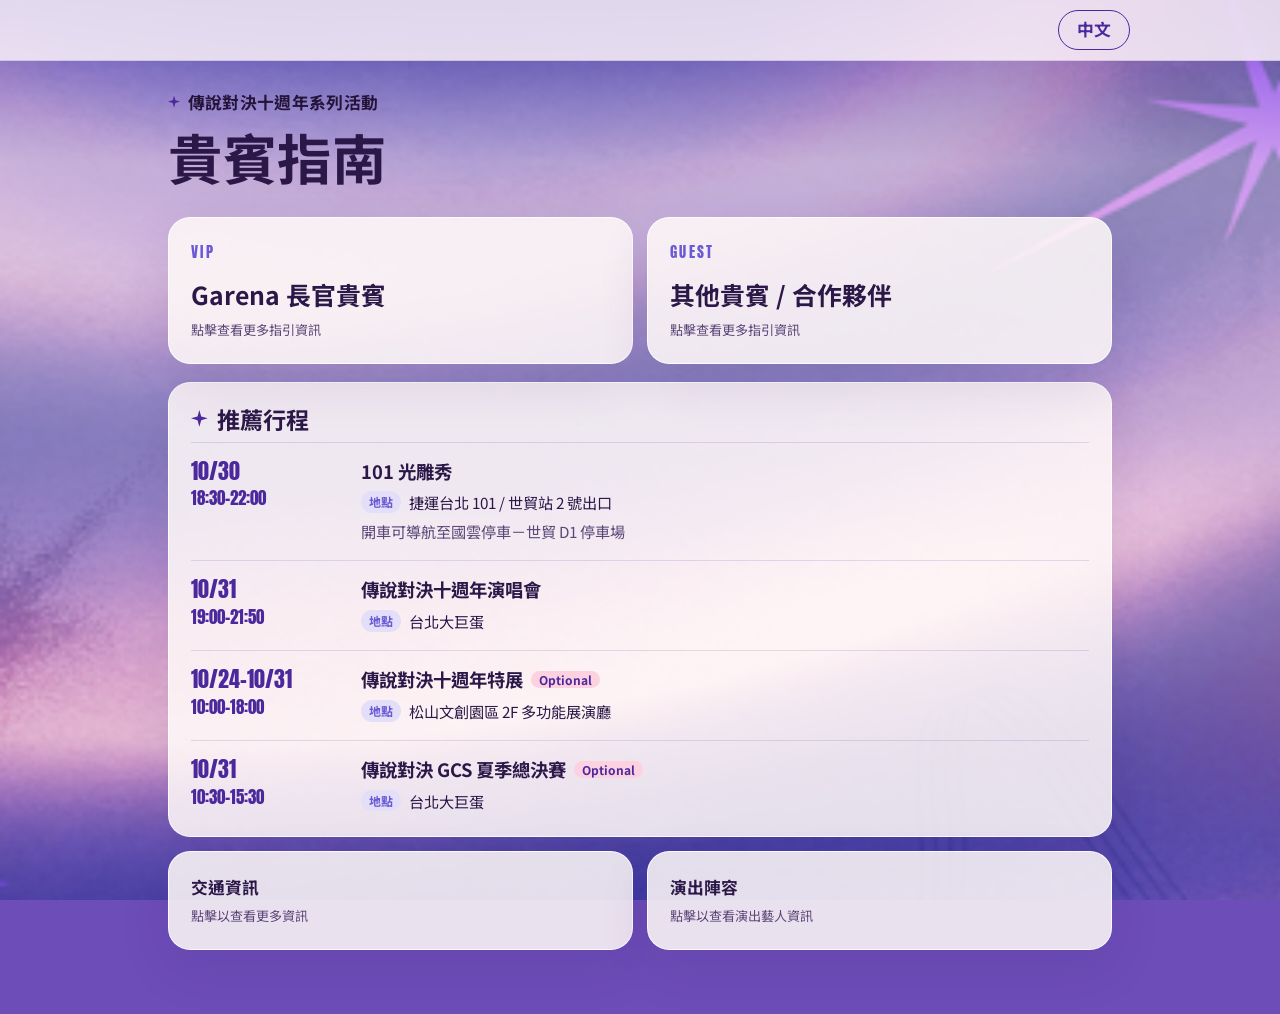
<file: site/index.html>
<!DOCTYPE html>
<html lang="zh-Hant">
<head>
  <meta charset="utf-8">
  <meta name="viewport" content="width=device-width, initial-scale=1, viewport-fit=cover">
  <meta name="theme-color" content="#4b289c">
  <title>AOV 10th Event | VIP Guide</title>
  <link rel="icon" href="favicon.png" type="image/png">
  <link rel="preconnect" href="https://fonts.googleapis.com">
  <link rel="preconnect" href="https://fonts.gstatic.com" crossorigin>
  <link href="https://fonts.googleapis.com/css2?family=Anton&family=Noto+Sans+TC:wght@400;500;700&display=swap" rel="stylesheet">
  <link rel="stylesheet" href="css/style.css">
</head>
<body data-page="home">
  <div class="aurora" aria-hidden="true"></div>
  <header class="bar" id="bar"></header>
  <main id="main"></main>
  <dialog id="lightbox">
    <button type="button" id="lightbox-close">關閉</button>
    <img id="lightbox-img" alt="">
    <p id="lightbox-cap"></p>
  </dialog>
  <script src="js/content.js"></script>
  <script src="js/main.js"></script>
</body>
</html>
</file>
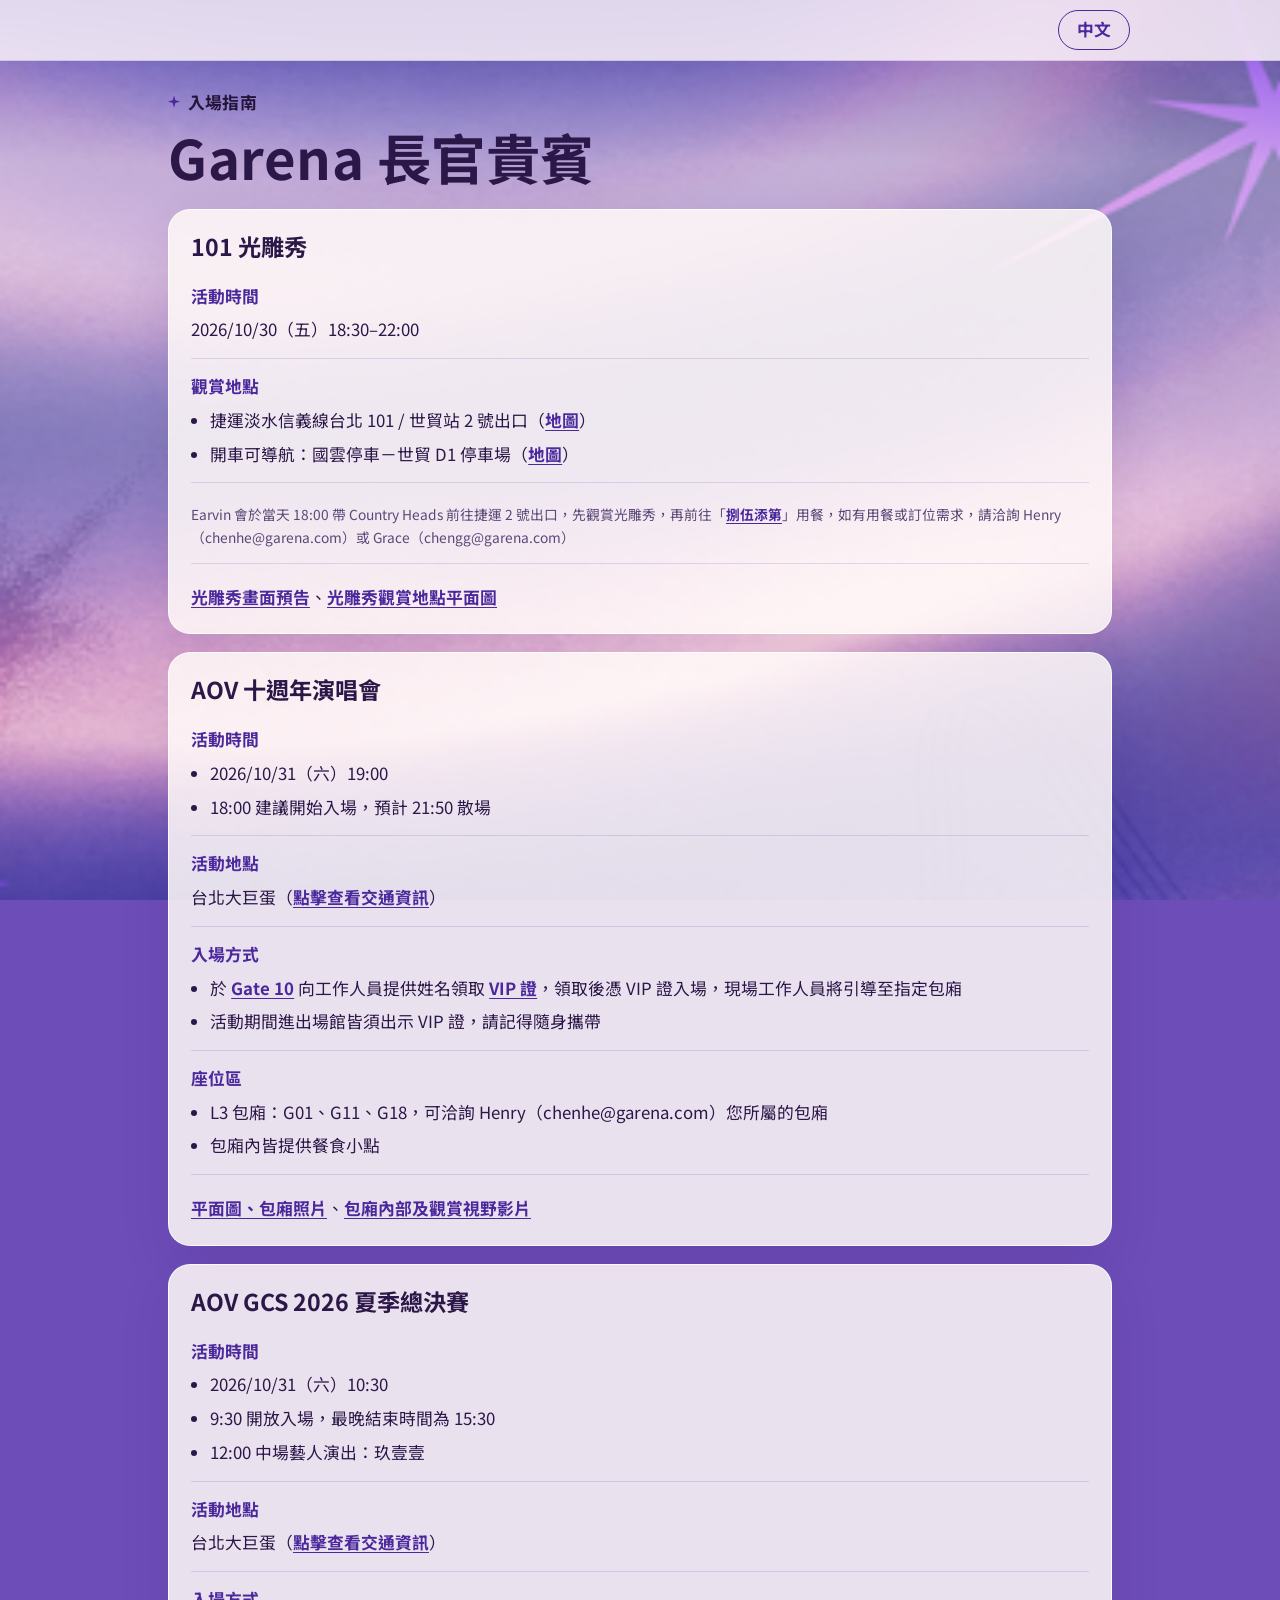
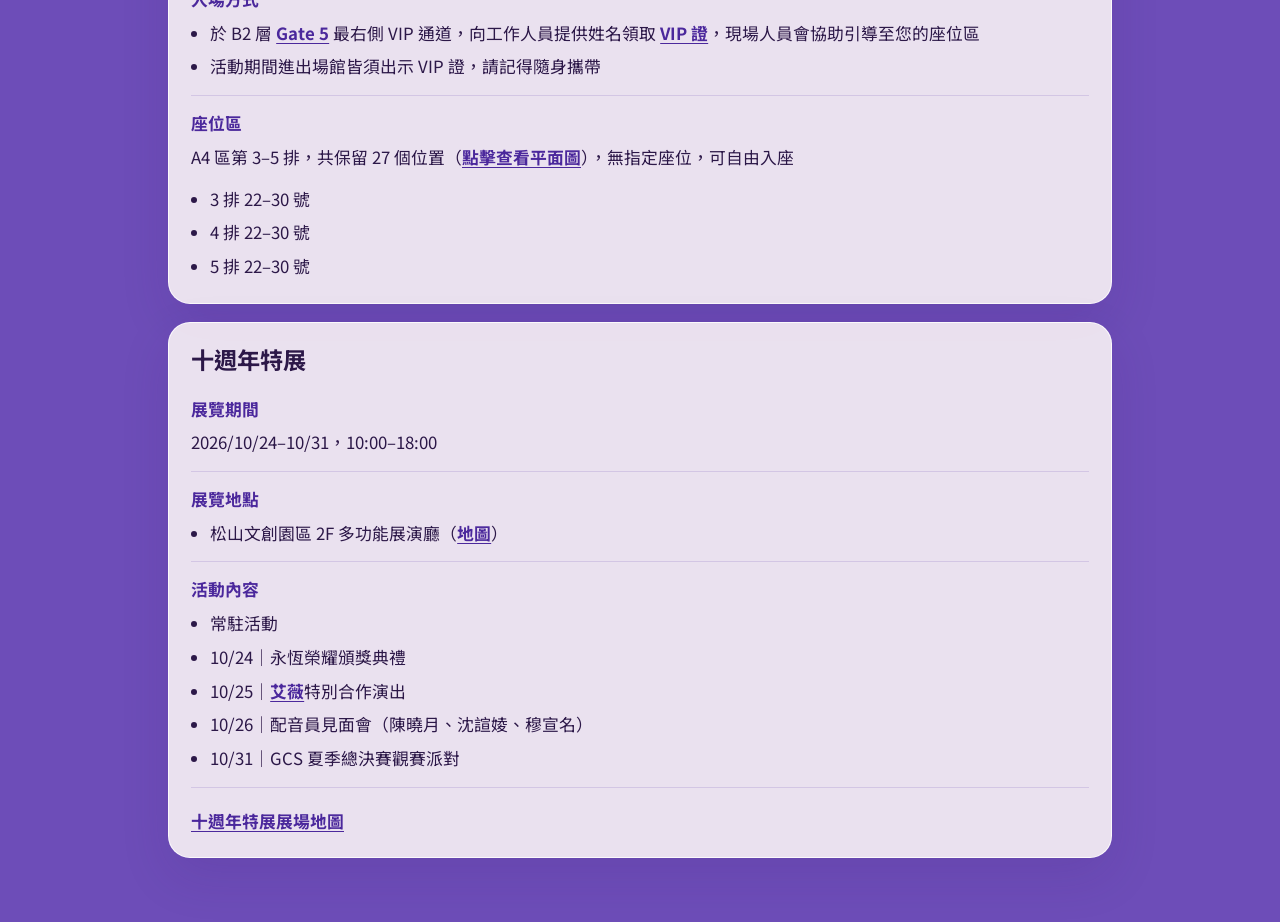
<file: site/garena.html>
<!DOCTYPE html>
<html lang="zh-Hant">
<head>
  <meta charset="utf-8">
  <meta name="viewport" content="width=device-width, initial-scale=1, viewport-fit=cover">
  <meta name="description" content="Garena 長官貴賓的賽事與演唱會入場指引">
  <meta name="theme-color" content="#4b289c">
  <title>AOV 10th Event | VIP Guide</title>
  <link rel="icon" href="favicon.png" type="image/png">
  <link rel="preconnect" href="https://fonts.googleapis.com">
  <link rel="preconnect" href="https://fonts.gstatic.com" crossorigin>
  <link href="https://fonts.googleapis.com/css2?family=Anton&family=Noto+Sans+TC:wght@400;500;700&display=swap" rel="stylesheet">
  <link rel="stylesheet" href="css/style.css">
</head>
<body data-page="garena">
  <div class="aurora" aria-hidden="true"></div>
  <header class="bar" id="bar"></header>
  <main id="main"></main>
  <dialog id="lightbox">
    <button type="button" id="lightbox-close">關閉</button>
    <img id="lightbox-img" alt="">
    <p id="lightbox-cap"></p>
  </dialog>
  <script src="js/content.js"></script>
  <script src="js/main.js"></script>
</body>
</html>
</file>
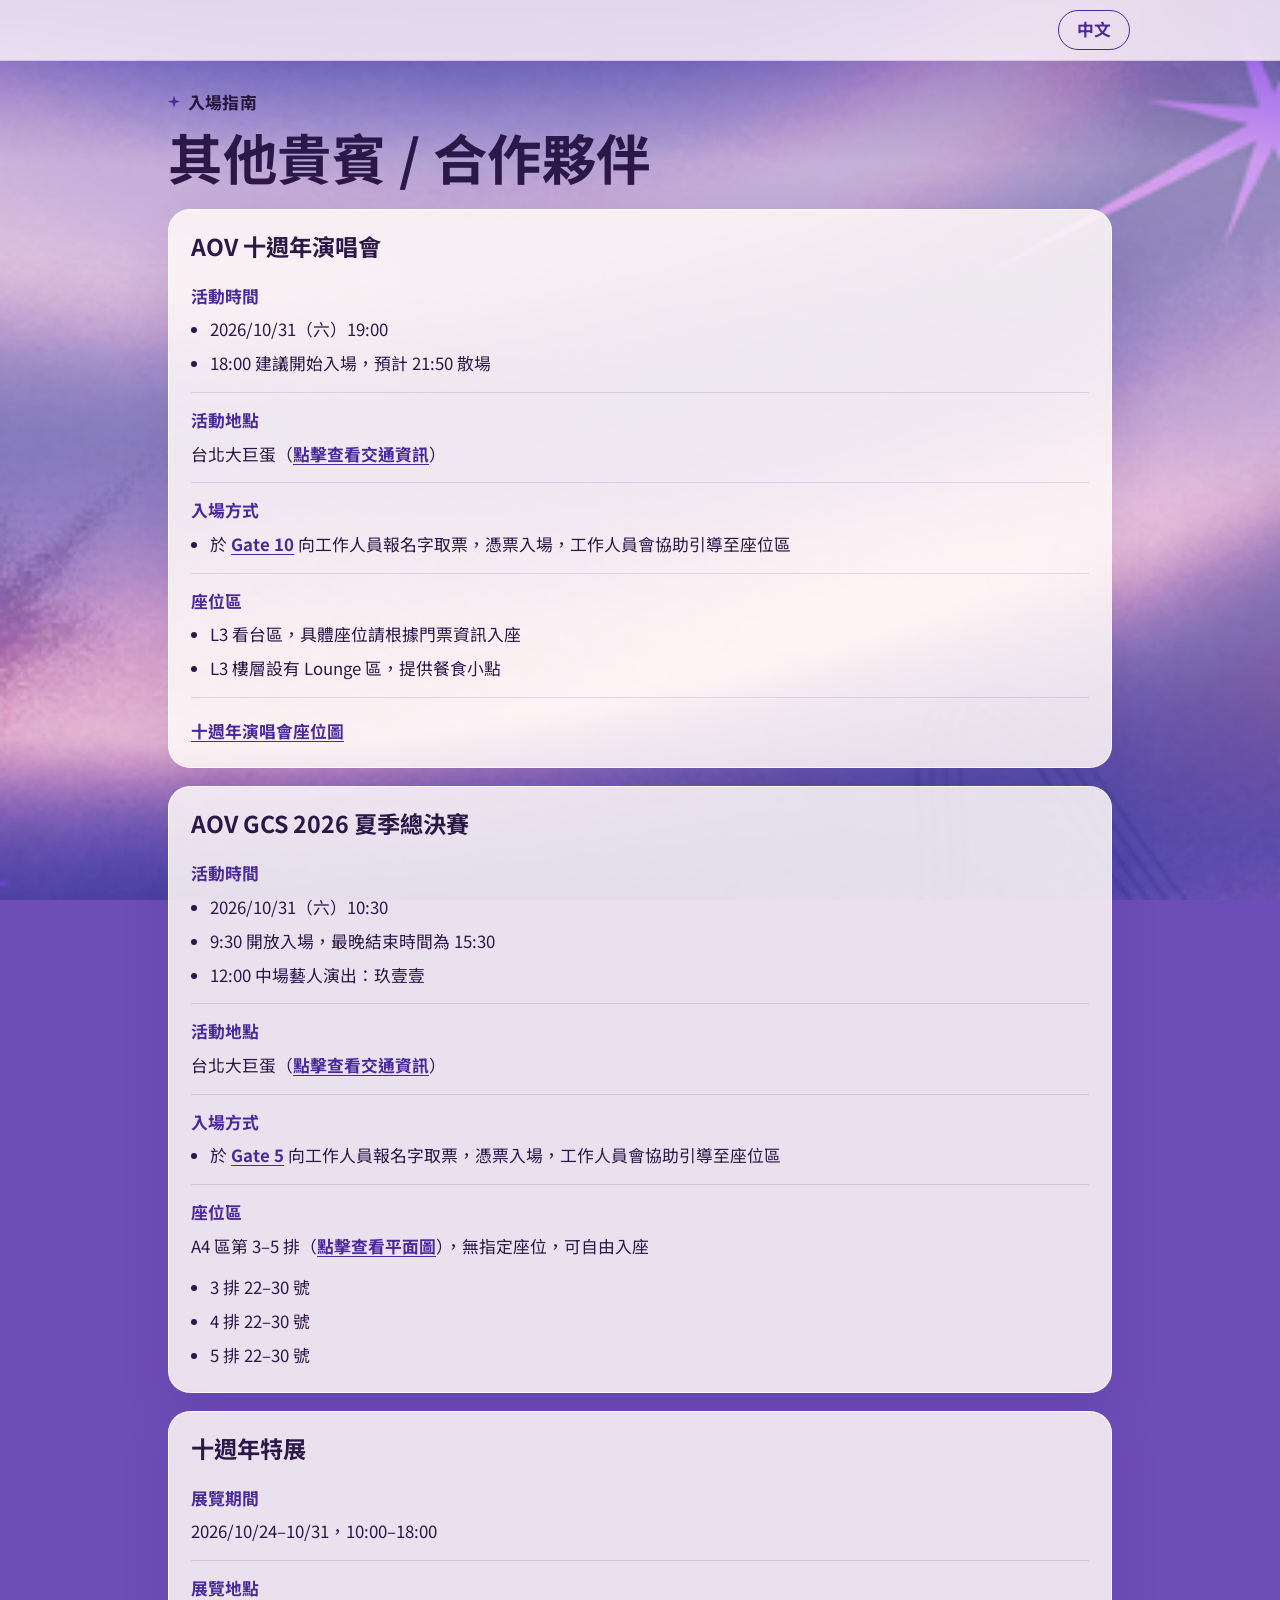
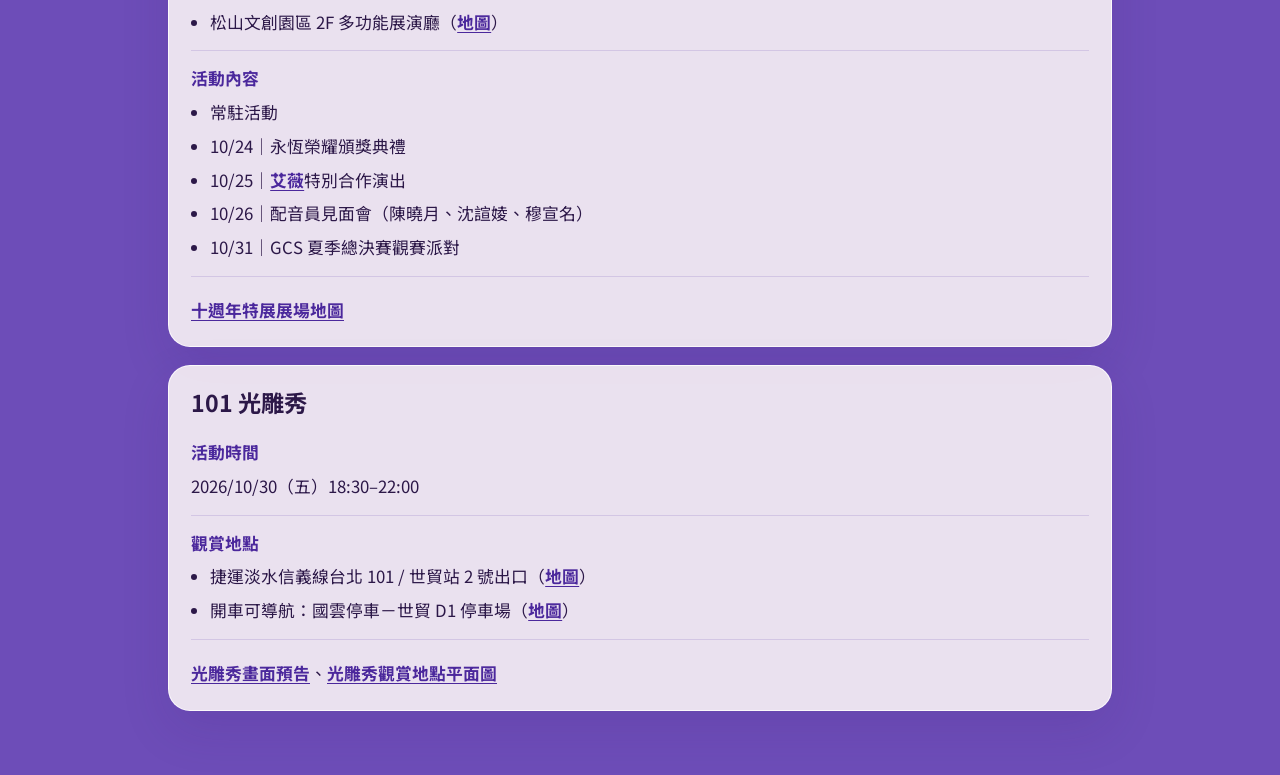
<file: site/guests.html>
<!DOCTYPE html>
<html lang="zh-Hant">
<head>
  <meta charset="utf-8">
  <meta name="viewport" content="width=device-width, initial-scale=1, viewport-fit=cover">
  <meta name="description" content="外部貴賓的賽事與演唱會入場指引">
  <meta name="theme-color" content="#4b289c">
  <title>AOV 10th Event | VIP Guide</title>
  <link rel="icon" href="favicon.png" type="image/png">
  <link rel="preconnect" href="https://fonts.googleapis.com">
  <link rel="preconnect" href="https://fonts.gstatic.com" crossorigin>
  <link href="https://fonts.googleapis.com/css2?family=Anton&family=Noto+Sans+TC:wght@400;500;700&display=swap" rel="stylesheet">
  <link rel="stylesheet" href="css/style.css">
</head>
<body data-page="guests">
  <div class="aurora" aria-hidden="true"></div>
  <header class="bar" id="bar"></header>
  <main id="main"></main>
  <dialog id="lightbox">
    <button type="button" id="lightbox-close">關閉</button>
    <img id="lightbox-img" alt="">
    <p id="lightbox-cap"></p>
  </dialog>
  <script src="js/content.js"></script>
  <script src="js/main.js"></script>
</body>
</html>
</file>
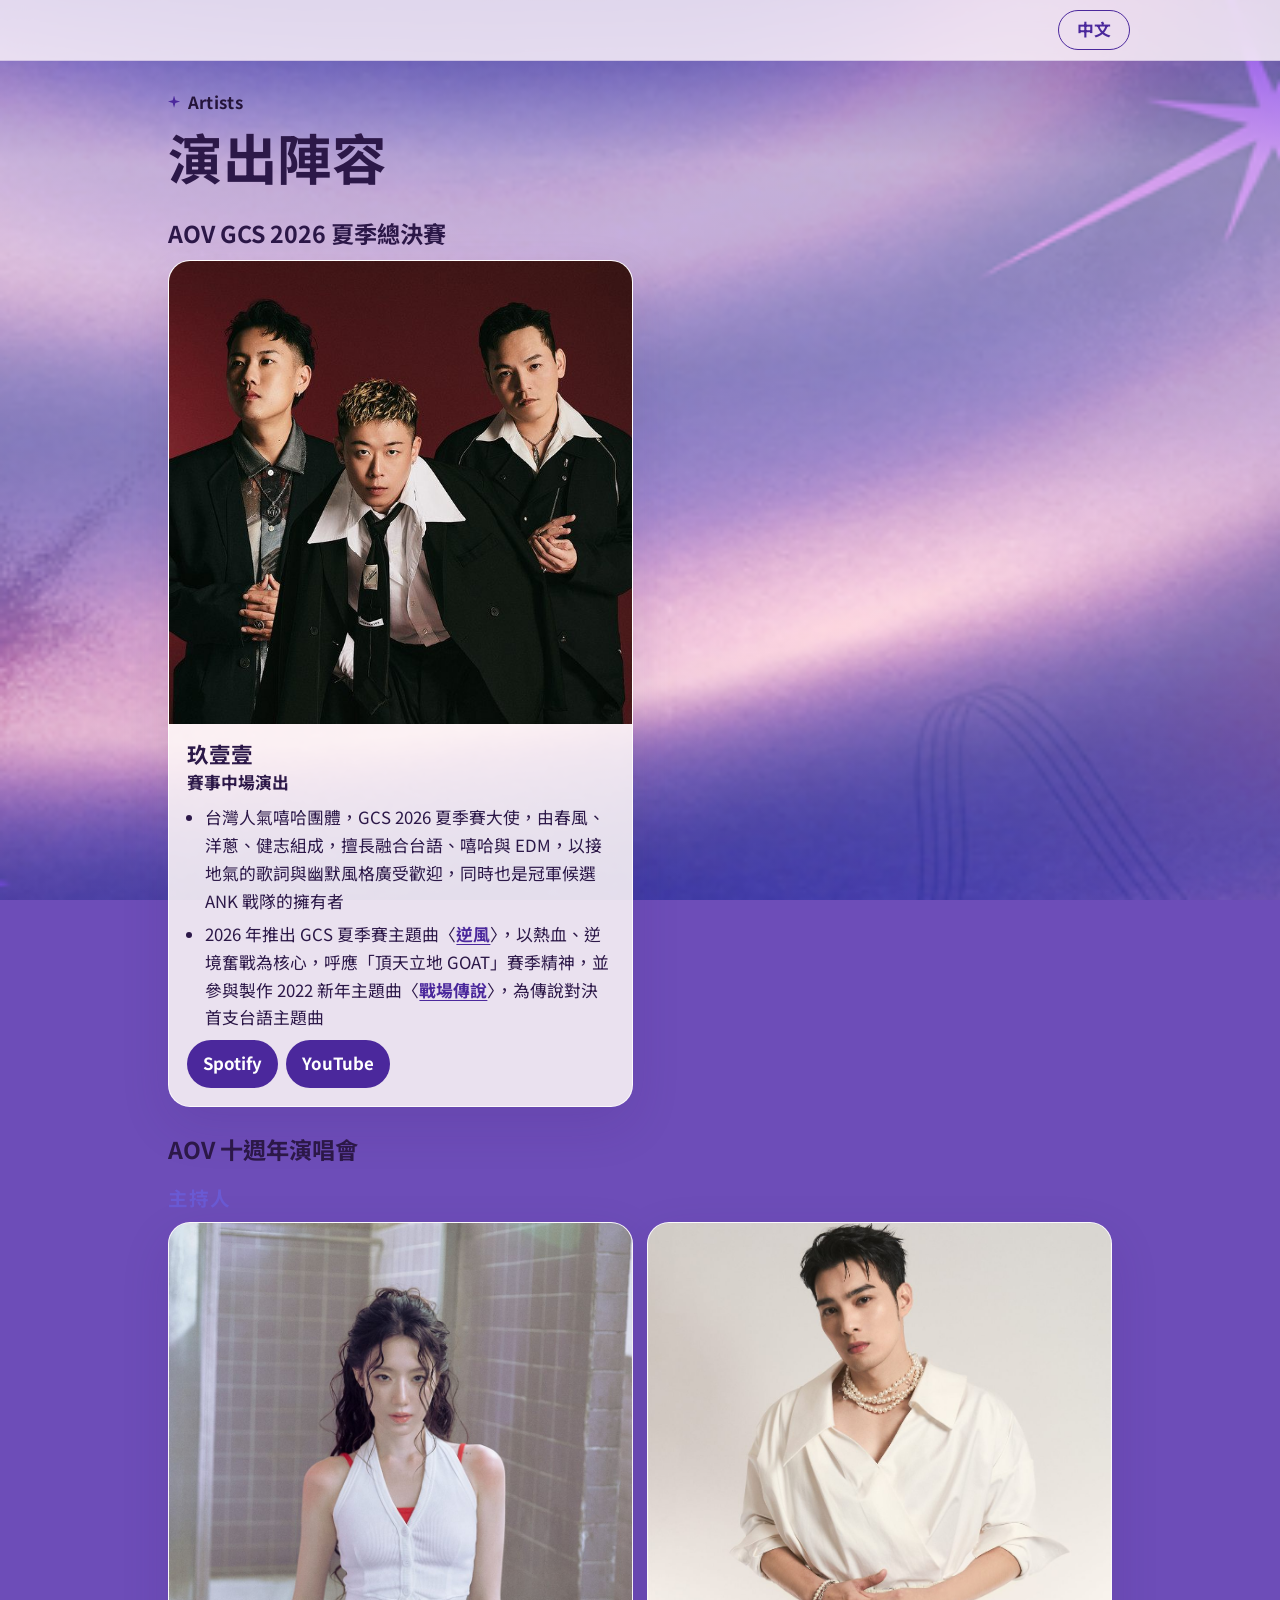
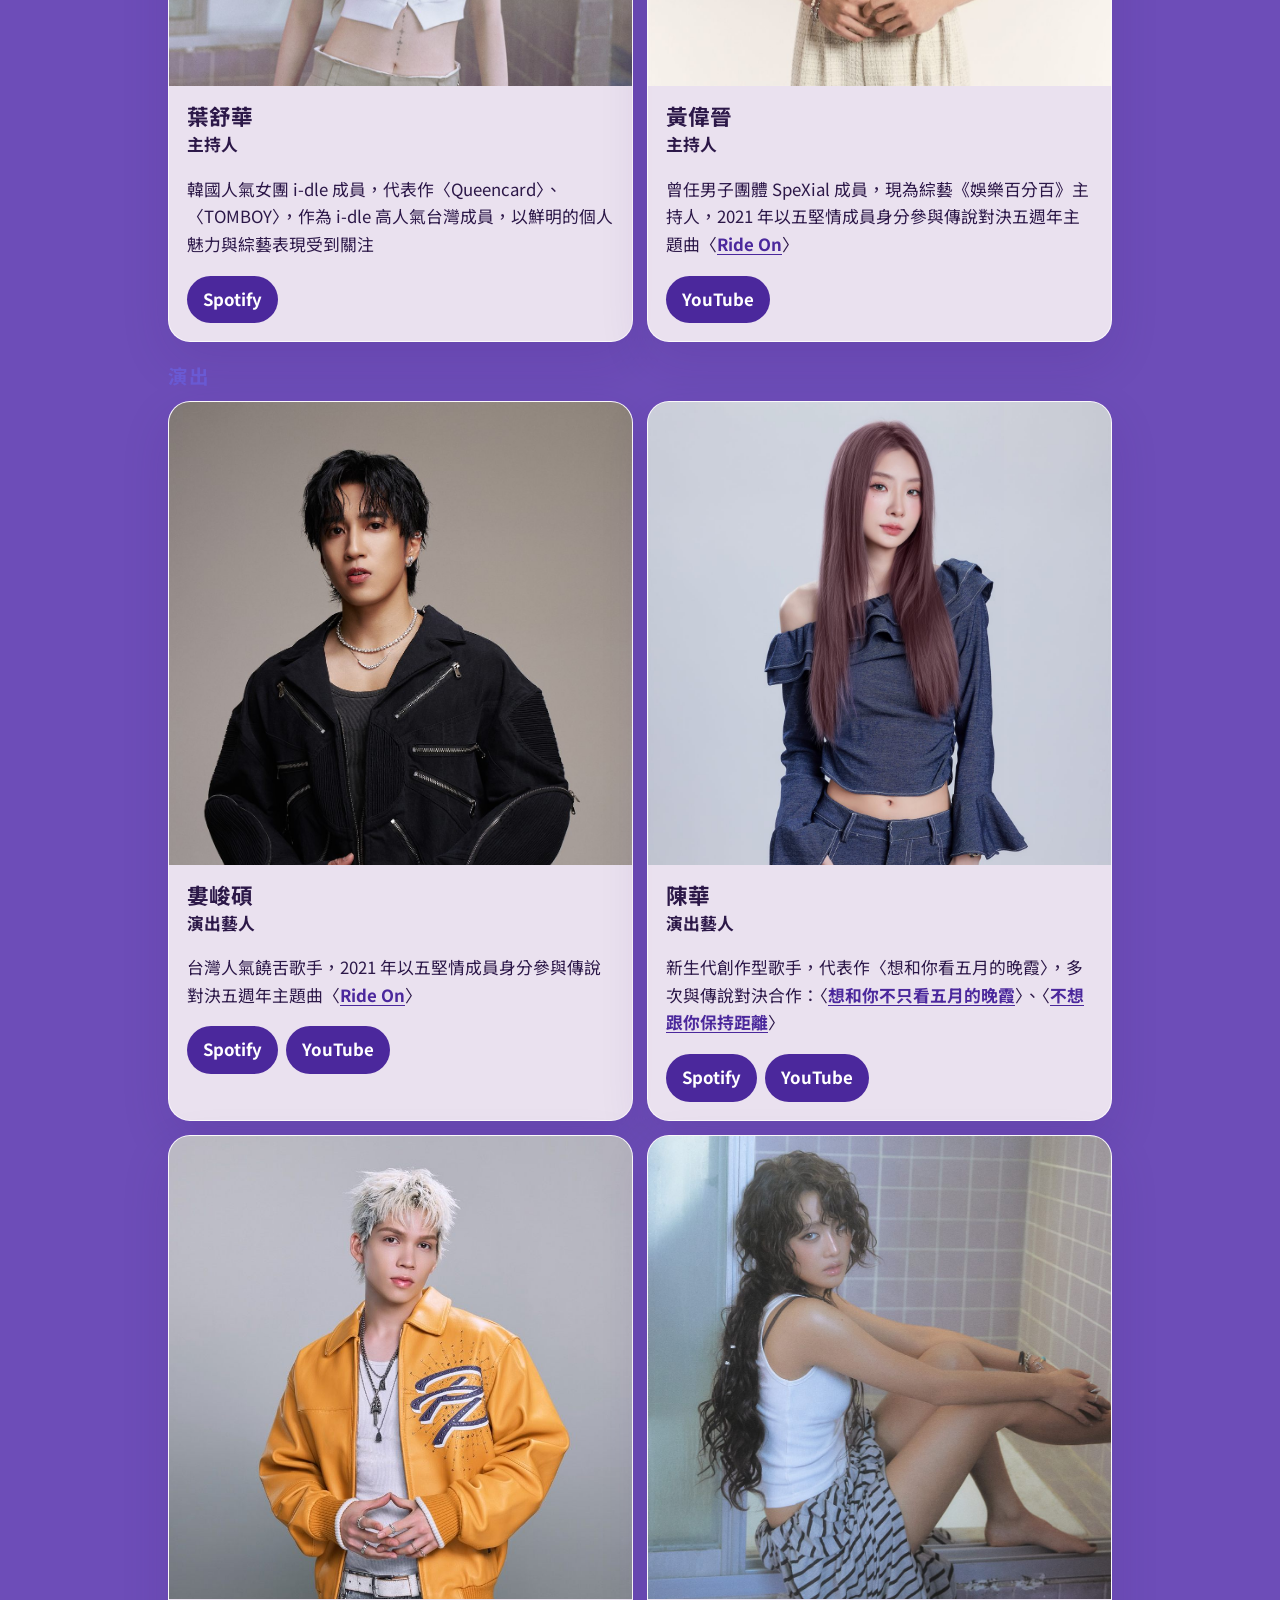
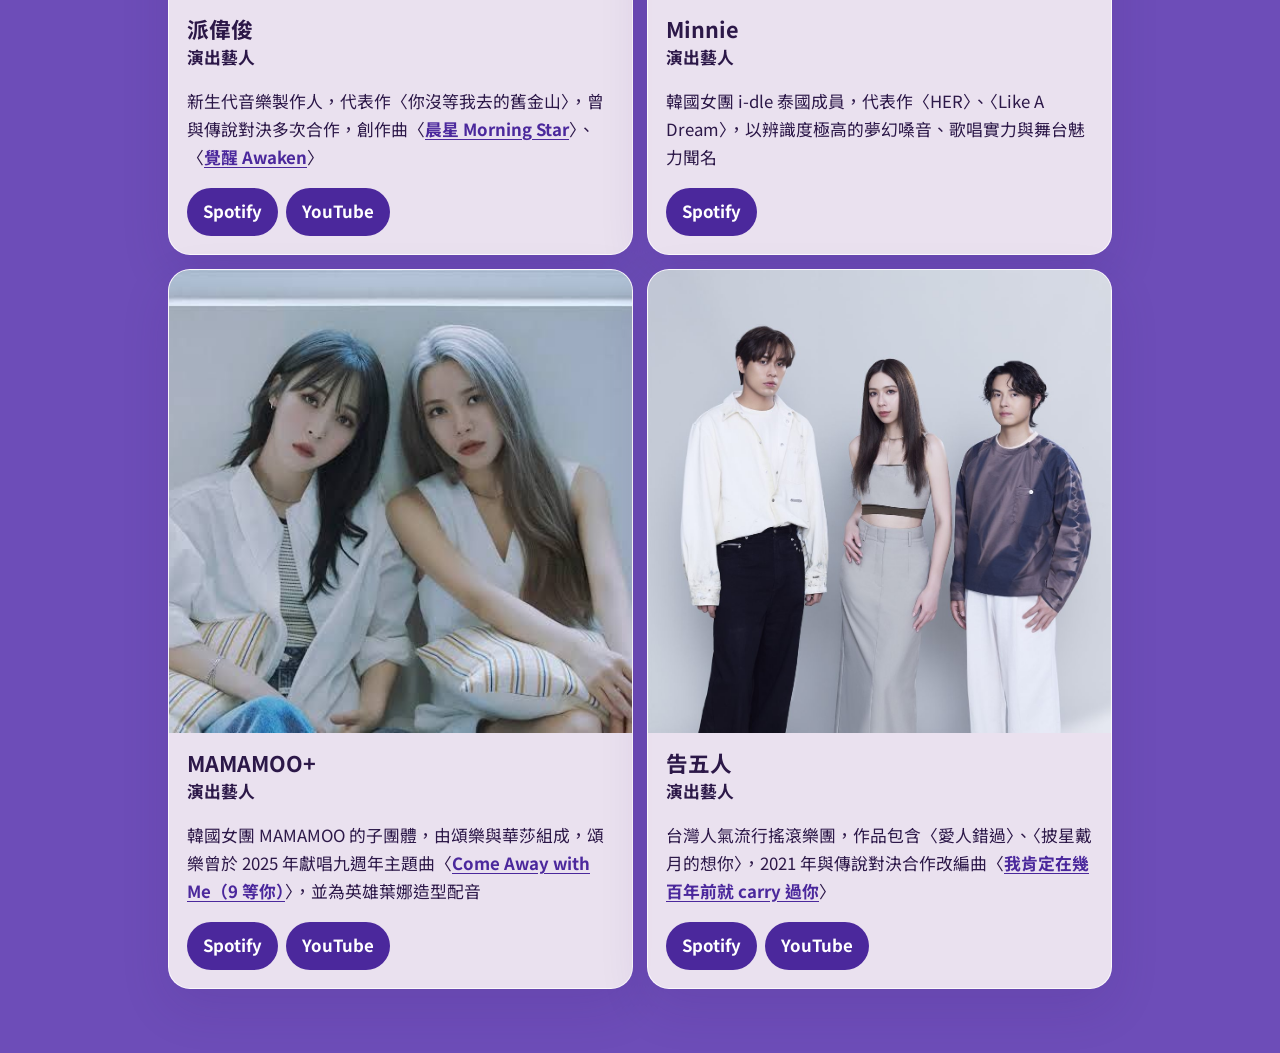
<file: site/lineup.html>
<!DOCTYPE html>
<html lang="zh-Hant">
<head>
  <meta charset="utf-8">
  <meta name="viewport" content="width=device-width, initial-scale=1, viewport-fit=cover">
  <meta name="description" content="傳說對決夏季總決賽與十週年演唱會演出陣容">
  <meta name="theme-color" content="#4b289c">
  <title>AOV 10th Event | VIP Guide</title>
  <link rel="icon" href="favicon.png" type="image/png">
  <link rel="preconnect" href="https://fonts.googleapis.com">
  <link rel="preconnect" href="https://fonts.gstatic.com" crossorigin>
  <link href="https://fonts.googleapis.com/css2?family=Anton&family=Noto+Sans+TC:wght@400;500;700&display=swap" rel="stylesheet">
  <link rel="stylesheet" href="css/style.css">
</head>
<body data-page="lineup">
  <div class="aurora" aria-hidden="true"></div>
  <header class="bar" id="bar"></header>
  <main id="main"></main>
  <dialog id="lightbox">
    <button type="button" id="lightbox-close">關閉</button>
    <img id="lightbox-img" alt="">
    <p id="lightbox-cap"></p>
  </dialog>
  <script src="js/content.js"></script>
  <script src="js/main.js"></script>
</body>
</html>
</file>
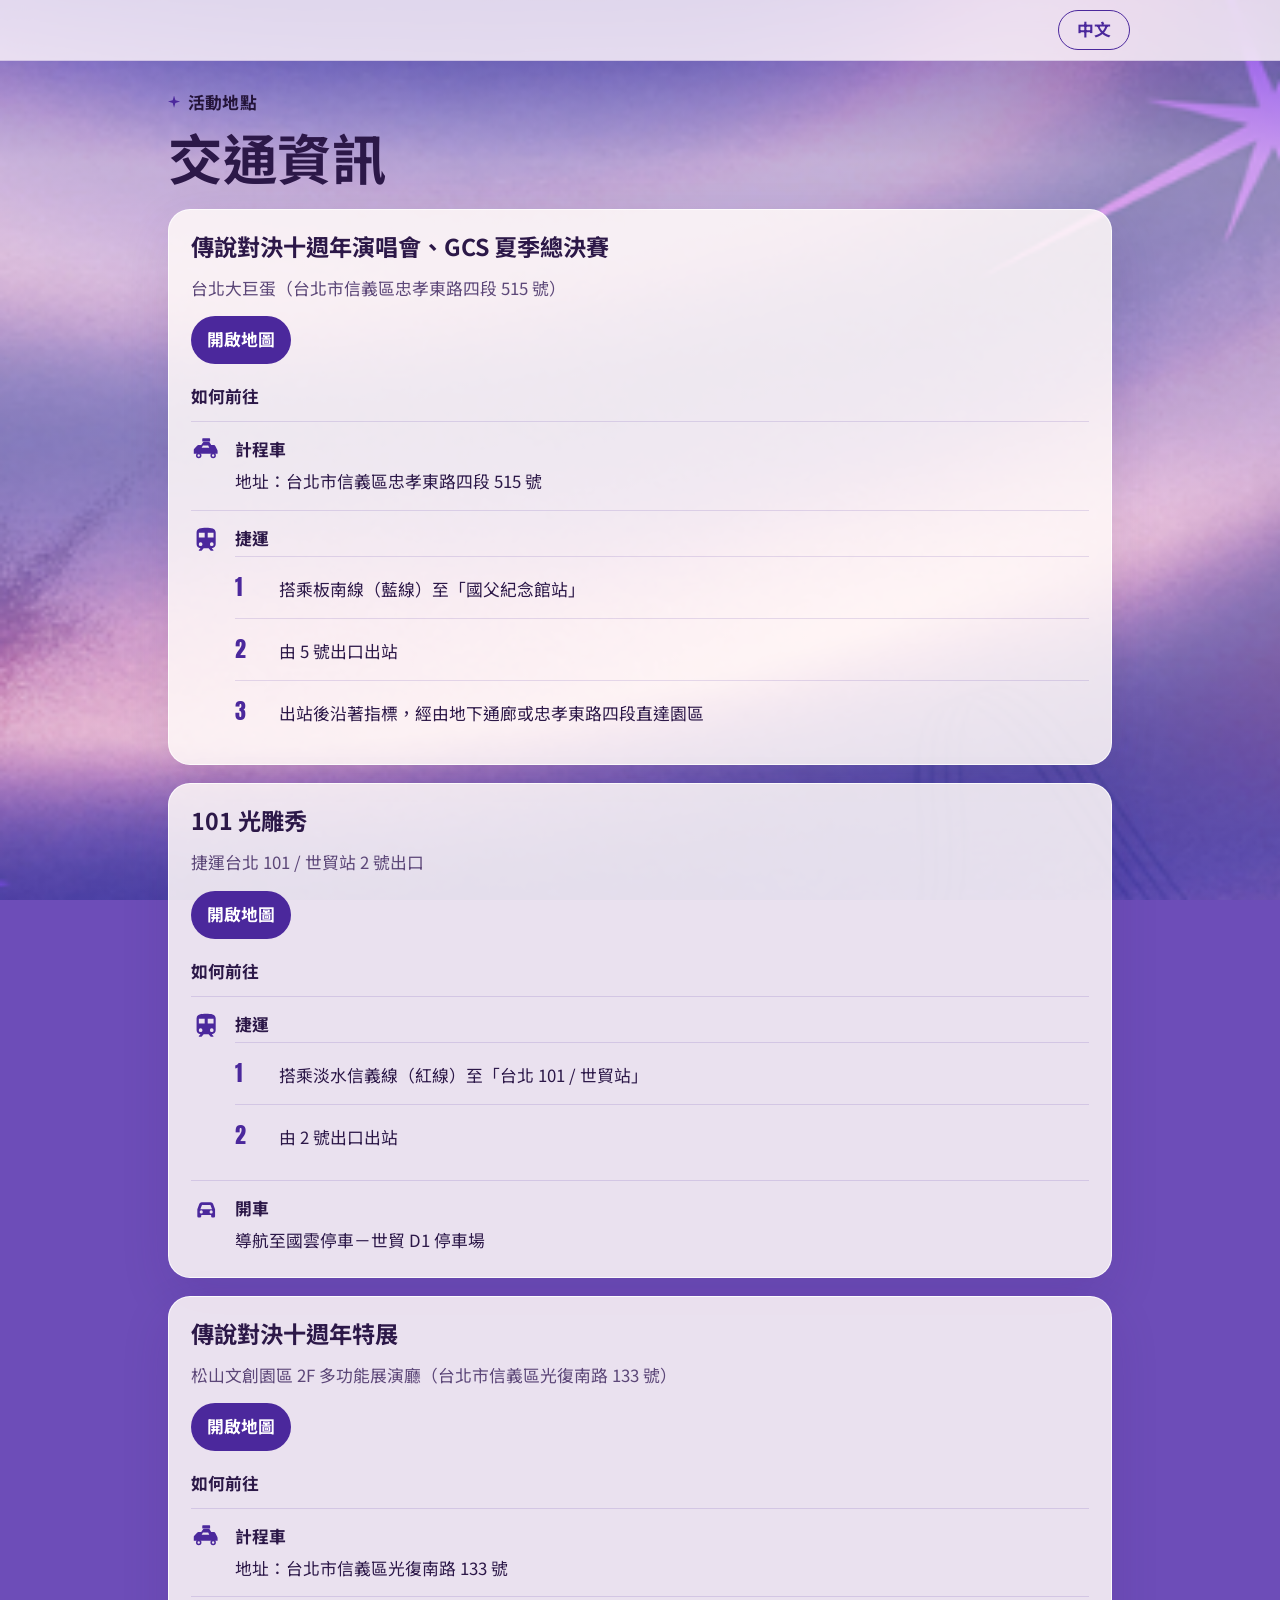
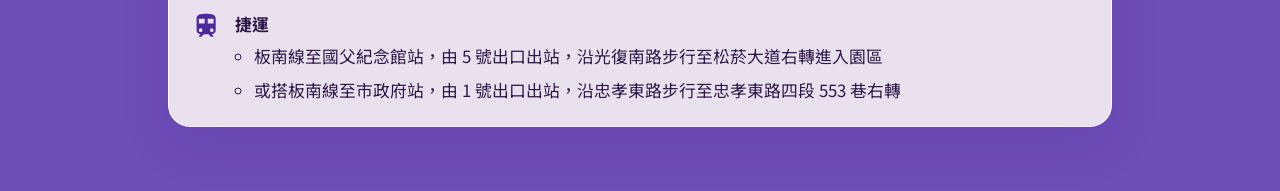
<file: site/transport.html>
<!DOCTYPE html>
<html lang="zh-Hant">
<head>
  <meta charset="utf-8">
  <meta name="viewport" content="width=device-width, initial-scale=1, viewport-fit=cover">
  <meta name="description" content="前往台北大巨蛋的計程車與捷運指引">
  <meta name="theme-color" content="#4b289c">
  <title>AOV 10th Event | VIP Guide</title>
  <link rel="icon" href="favicon.png" type="image/png">
  <link rel="preconnect" href="https://fonts.googleapis.com">
  <link rel="preconnect" href="https://fonts.gstatic.com" crossorigin>
  <link href="https://fonts.googleapis.com/css2?family=Anton&family=Noto+Sans+TC:wght@400;500;700&display=swap" rel="stylesheet">
  <link rel="stylesheet" href="css/style.css">
</head>
<body data-page="transport">
  <div class="aurora" aria-hidden="true"></div>
  <header class="bar" id="bar"></header>
  <main id="main"></main>
  <dialog id="lightbox">
    <button type="button" id="lightbox-close">關閉</button>
    <img id="lightbox-img" alt="">
    <p id="lightbox-cap"></p>
  </dialog>
  <script src="js/content.js"></script>
  <script src="js/main.js"></script>
</body>
</html>
</file>
<file: site/css/style.css>
:root {
  --ink: #2c1848;
  --deep: #4b289c;
  --violet: #6a5ad4;
  --pink: #ed8cc1;
  --blush: #fcd2e1;
  --cream: #fff7f4;
  --line: rgba(75, 40, 156, 0.14);
  --card: rgba(255, 250, 248, 0.86);
  --shadow: 0 18px 50px rgba(58, 24, 104, 0.12);
}

* { box-sizing: border-box; }

html { scroll-behavior: smooth; }

img,
svg { max-width: 100%; }

body {
  margin: 0;
  overflow-x: clip;
  overflow-wrap: break-word;
  color: var(--ink);
  font-family: "Noto Sans TC", "PingFang TC", "Microsoft JhengHei", sans-serif;
  font-size: 1.05rem;
  line-height: 1.65;
  background: #6d4db8;
}

.aurora {
  position: fixed;
  inset: 0;
  z-index: -1;
  background:
    linear-gradient(180deg, rgba(75, 40, 156, 0.18), rgba(255, 241, 235, 0.42) 18%, rgba(252, 210, 225, 0.28) 70%, rgba(75, 40, 156, 0.2)),
    url("../images/bg-aurora.png") center / cover no-repeat;
}

.bar {
  position: sticky;
  top: 0;
  z-index: 5;
  padding: max(10px, env(safe-area-inset-top)) max(18px, env(safe-area-inset-right)) 10px max(18px, env(safe-area-inset-left));
  background: rgba(255, 247, 252, 0.82);
  border-bottom: 1px solid var(--line);
  backdrop-filter: blur(16px);
}

.bar-row {
  max-width: 980px;
  margin: 0 auto;
  display: flex;
  align-items: center;
  justify-content: space-between;
  gap: 16px;
}

.menu-btn {
  width: 44px;
  height: 40px;
  padding: 0 8px;
  border: 0;
  background: transparent;
  display: flex;
  flex-direction: column;
  justify-content: center;
  gap: 5px;
  cursor: pointer;
}

.menu-btn span {
  display: block;
  height: 2px;
  border-radius: 2px;
  background: var(--deep);
}

.lang {
  border: 1px solid var(--deep);
  background: transparent;
  color: var(--deep);
  border-radius: 999px;
  min-width: 4.5rem;
  min-height: 40px;
  padding: 0 14px;
  font: inherit;
  font-weight: 700;
  cursor: pointer;
}

.lang:focus-visible { background: var(--deep); color: white; }

@media (hover: hover) and (pointer: fine) {
  .lang:hover { background: var(--deep); color: white; }
}

.nav {
  max-width: 980px;
  margin: 0 auto;
  display: grid;
  grid-template-rows: 0fr;
  transition: grid-template-rows 0.32s ease, margin-top 0.32s ease;
}

.nav.open { grid-template-rows: 1fr; margin-top: 8px; }

.nav-inner {
  min-height: 0;
  overflow: hidden;
  display: flex;
  flex-direction: column;
  gap: 6px;
  opacity: 0;
  transform: translateY(-8px);
  transition: opacity 0.24s ease, transform 0.32s ease;
}

.nav.open .nav-inner { opacity: 1; transform: none; }

.nav a {
  text-decoration: none;
  color: var(--deep);
  background: rgba(255, 255, 255, 0.72);
  border: 1px solid var(--line);
  border-radius: 12px;
  padding: 12px 14px;
  font-size: 1rem;
}

.nav a[aria-current="page"] {
  background: var(--deep);
  color: white;
  border-color: var(--deep);
}

.wrap {
  max-width: 980px;
  margin: 0 auto;
  padding: 28px max(18px, env(safe-area-inset-right)) max(64px, env(safe-area-inset-bottom)) max(18px, env(safe-area-inset-left));
}

.wrap > section > h2 { margin-top: 28px; }

.wrap > .panel > h2 { margin-top: 0; }

.kicker {
  margin: 0 0 6px;
  font-family: Impact, Anton, "Arial Narrow", sans-serif;
  letter-spacing: 0.16em;
  text-transform: uppercase;
  color: var(--violet);
  font-size: 0.92rem;
}

.wrap > .kicker {
  font-family: "Noto Sans TC", "PingFang TC", "Microsoft JhengHei", sans-serif;
  letter-spacing: 0.02em;
  text-transform: none;
  color: #24143a;
  font-weight: 700;
  font-size: 1.05rem;
}

.wrap > .kicker::before {
  content: "";
  display: inline-block;
  width: 0.72em;
  height: 0.72em;
  margin-right: 0.45em;
  background: #4b289c;
  clip-path: polygon(50% 0, 61% 39%, 100% 50%, 61% 61%, 50% 100%, 39% 61%, 0 50%, 39% 39%);
  vertical-align: 0.08em;
}

h1, h2, h3 { line-height: 1.25; font-weight: 700; }

h1 {
  margin: 0;
  font-size: clamp(2.1rem, 7vw, 3.4rem);
  letter-spacing: 0.01em;
}

h2 { margin: 0 0 8px; font-size: 1.45rem; }

h3 { margin: 0; font-size: 1.05rem; }

.lede {
  margin: 12px 0 0;
  max-width: 38rem;
  font-size: 1.12rem;
}

.place-line,
.address,
.place-name { margin: 14px 0 0; }

.place-line {
  display: flex;
  flex-direction: column;
  gap: 2px;
}

.place-line span,
.address { color: #5c4778; }

.choices,
.link-row,
.artists,
.figures {
  display: grid;
  gap: 14px;
}

.choices { margin-top: 26px; }

.choice,
.link-card,
.panel,
.artist {
  background: var(--card);
  border: 1px solid rgba(255, 255, 255, 0.8);
  box-shadow: var(--shadow);
  border-radius: 22px;
}

.choice,
.link-card {
  display: flex;
  flex-direction: column;
  gap: 4px;
  padding: 22px;
  color: inherit;
  text-decoration: none;
}

.choice strong {
  font-size: 1.55rem;
}

.choice .hint,
.link-card .hint {
  color: #5c4778;
  font-size: 0.82rem;
}

.button,
.artist-links a { transition: transform 0.15s ease; }

.choice,
.link-card {
  transition: transform 0.15s ease, background 0.2s ease, color 0.2s ease, border-color 0.2s ease;
}

.choice:active,
.link-card:active {
  background: var(--deep);
  color: white;
  border-color: var(--deep);
}

.choice:active .kicker,
.choice:active .hint,
.link-card:active .hint { color: white; }

@media (hover: hover) and (pointer: fine) {
  .choice:hover,
  .link-card:hover,
  .button:hover,
  .artist-links a:hover { transform: translateY(-1px); }

  .choice:hover,
  .link-card:hover {
    background: var(--deep);
    color: white;
    border-color: var(--deep);
  }

  .choice:hover .kicker,
  .choice:hover .hint,
  .link-card:hover .hint { color: white; }
}

.panel { margin-top: 18px; padding: 22px; }

.times,
.steps,
.seats ul { list-style: none; margin: 0; padding: 0; }

.times li,
.steps li {
  display: grid;
  grid-template-columns: 6.2rem 1fr;
  gap: 12px;
  align-items: baseline;
  padding: 12px 0;
  border-top: 1px solid var(--line);
}

.when {
  margin: 2px 0 8px;
  font-weight: 700;
  color: #24143a;
}

.schedule {
  display: grid;
  grid-template-columns: 5.8rem auto minmax(0, 1fr);
  column-gap: 14px;
  align-items: center;
}

.schedule .time { grid-column: 1; }

.schedule .slot {
  grid-column: 2;
  align-self: stretch;
  display: flex;
  align-items: center;
  justify-content: center;
  margin: 8px 0;
  padding: 8px 12px;
  border-radius: 10px;
  background: linear-gradient(180deg, #9486b8 0%, #675c86 100%);
  color: white;
  line-height: 1.3;
  text-align: center;
}

.schedule .label { grid-column: 3; }

.schedule .time,
.schedule .label { padding: 12px 0; }

.schedule .rule { border-top: 1px solid var(--line); }

.slot {
  font-weight: 700;
  font-size: 0.95rem;
}

.slot.concert { background: linear-gradient(180deg, #c4a4b8 0%, #8d7086 100%); }

@media (prefers-reduced-motion: reduce) {
  .nav,
  .nav-inner,
  .choice { transition: none; }
}

.way-title { margin: 22px 0 0; }

.ways {
  list-style: none;
  margin: 8px 0 0;
  padding: 0;
}

.ways > li {
  display: grid;
  grid-template-columns: 2rem 1fr;
  gap: 12px;
  align-items: start;
  padding: 14px 0 0;
  margin-top: 14px;
  border-top: 1px solid var(--line);
}

.way-icon {
  width: 1.9rem;
  height: 1.9rem;
  margin-top: 0;
  color: var(--deep);
}

.ways > li p,
.ways .plain { margin: 4px 0 0; }

.ways .steps { margin-top: 4px; }

.steps { counter-reset: step; }

.steps li {
  grid-template-columns: 2rem 1fr;
  counter-increment: step;
}

.steps li::before {
  content: counter(step);
  font-family: Impact, Anton, "Arial Narrow", sans-serif;
  color: var(--deep);
  font-size: 1.4rem;
}

.time {
  font-family: Impact, Anton, "Arial Narrow", sans-serif;
  font-size: 1.85rem;
  letter-spacing: 0.03em;
  color: var(--deep);
  line-height: 1;
}

.note { margin: 8px 0 0; color: #5c4778; }

.brief { margin: 4px 0 0; }

.brief > div { padding: 14px 0 0; }

.brief > div + div { margin-top: 14px; border-top: 1px solid var(--line); }

.brief dt {
  font-weight: 700;
  color: var(--deep);
}

.brief dd { margin: 6px 0 0; }

.plain { margin: 0; padding-left: 1.2rem; }

.seat-places { margin-top: 14px; }

.plain li + li { margin-top: 6px; }

.text-zoom,
.brief a {
  color: var(--deep);
  font-weight: 700;
}

.text-zoom {
  border: 0;
  padding: 0;
  background: none;
  font: inherit;
  font-weight: 700;
  text-decoration: underline;
  text-underline-offset: 3px;
  cursor: pointer;
}

.gate {
  color: var(--deep);
  text-decoration: underline;
  text-underline-offset: 3px;
}

.map-link { margin: 0 0 10px; }

.guest-table {
  width: 100%;
  border-collapse: collapse;
}

.guest-table th,
.guest-table td {
  text-align: left;
  padding: 10px 12px;
  border-bottom: 1px solid var(--line);
}

.brief > div:has(.guest-table) { padding-top: 8px; }

.brief dd:has(.guest-table) { margin-top: 0; }

.guest-table th {
  color: var(--deep);
  font-size: 1.2rem;
  font-weight: 700;
}

dd.small {
  color: #5c4778;
  font-size: 0.86rem;
}

.embeds {
  display: flex;
  flex-wrap: wrap;
  align-items: baseline;
}

.fine {
  display: flex;
  align-items: center;
  gap: 6px;
  margin: 8px 0 0;
  color: #5c4778;
  font-size: 0.86rem;
}

.food {
  width: 1.05em;
  height: 1.05em;
  flex: 0 0 auto;
  fill: currentColor;
}

.brief + .figures { margin-top: 18px; }

.facts { margin: 8px 0 0; }

.facts div { padding: 12px 0; border-top: 1px solid var(--line); }

.facts dt {
  font-size: 0.82rem;
  letter-spacing: 0.08em;
  color: var(--violet);
  font-weight: 700;
}

.facts dd { margin: 4px 0 0; }

.pending {
  display: inline-block;
  border: 1px dashed var(--violet);
  border-radius: 999px;
  padding: 2px 10px;
  color: var(--deep);
}

.seats {
  margin-top: 8px;
  padding-top: 8px;
}

.seats li {
  padding: 8px 0;
  border-top: 1px solid var(--line);
}

.boxes li {
  display: grid;
  grid-template-columns: 4.2rem 1fr;
  grid-template-rows: auto auto;
  column-gap: 12px;
  align-items: baseline;
}

.boxes strong {
  grid-row: 1 / span 2;
  font-family: Impact, Anton, "Arial Narrow", sans-serif;
  font-size: 1.6rem;
  font-weight: 400;
  color: var(--deep);
}

.boxes em { font-style: normal; font-weight: 700; }

.button,
.artist-links a,
.zoom {
  font: inherit;
}

.button,
.artist-links a {
  display: inline-flex;
  align-items: center;
  margin-top: 14px;
  padding: 10px 16px;
  border-radius: 999px;
  background: var(--deep);
  color: white;
  text-decoration: none;
  font-weight: 700;
}

.artist .artist-links {
  display: flex;
  flex-wrap: wrap;
  gap: 8px;
  margin: 14px 0 0;
}

.artist-links a { margin-top: 0; }

.bio a,
.bio-points a,
.plain a,
.brief dd > a,
dd.small a {
  color: var(--deep);
  font-weight: 700;
  text-decoration: underline;
  text-underline-offset: 3px;
}

.star-title::before {
  content: "";
  display: inline-block;
  width: 0.72em;
  height: 0.72em;
  margin-right: 0.4em;
  background: var(--deep);
  clip-path: polygon(50% 0, 61% 39%, 100% 50%, 61% 61%, 50% 100%, 39% 61%, 0 50%, 39% 39%);
  vertical-align: 0.08em;
}

.itinerary {
  list-style: none;
  margin: 4px 0 0;
  padding: 0;
}

.itinerary li {
  display: grid;
  grid-template-columns: 9.6rem minmax(0, 1fr);
  gap: 16px;
  align-items: start;
  padding: 16px 0 0;
  margin-top: 16px;
  border-top: 1px solid var(--line);
}

.itinerary li:first-child { margin-top: 8px; }

.itinerary .date,
.itinerary .clock {
  display: block;
  font-family: Impact, Anton, "Arial Narrow", sans-serif;
  color: var(--deep);
  line-height: 1.1;
  white-space: nowrap;
}

.itinerary .date { font-size: 1.35rem; line-height: 1.15; }

.itinerary .clock { margin-top: 6px; font-size: 1.05rem; }

.itinerary strong { font-size: 1.15rem; line-height: 1.25; }

.itinerary p { margin: 4px 0 0; font-size: 0.95rem; }

.optional {
  display: inline-block;
  margin-left: 8px;
  padding: 1px 8px;
  border-radius: 999px;
  background: var(--blush);
  color: var(--deep);
  font-size: 0.75rem;
  font-weight: 700;
  vertical-align: 2px;
}

.place-tag {
  display: inline-block;
  margin-right: 8px;
  padding: 1px 8px;
  border-radius: 999px;
  background: #e4dff8;
  color: #6a5ad4;
  font-size: 0.75rem;
  font-weight: 700;
  vertical-align: 2px;
}

.zoom-hint {
  margin: 18px 0 8px;
  color: #5c4778;
  font-size: 0.92rem;
}

.zoom {
  display: block;
  width: 100%;
  padding: 0;
  border: 0;
  background: transparent;
  border-radius: 16px;
  cursor: zoom-in;
  overflow: hidden;
}

.zoom img,
.artist img {
  display: block;
  width: 100%;
  object-fit: cover;
}

.zoom img { max-height: 520px; object-fit: contain; background: #1d1233; }

figure { margin: 0; }

figcaption {
  margin-top: 8px;
  color: #5c4778;
  font-size: 0.92rem;
}

.link-row { margin-top: 14px; }

.group-label {
  margin: 22px 0 10px;
  color: var(--violet);
  font-size: 1.22rem;
  font-weight: 700;
  letter-spacing: 0.04em;
}

.artists { margin-top: 12px; }

.artist {
  overflow: hidden;
}

.artist img {
  aspect-ratio: 1;
  object-position: center 18%;
}

.artist div { padding: 16px 18px 18px; }

.artist h3 { font-size: 1.35rem; }

.en-name,
.role { margin: 2px 0; }

.en-name { color: var(--violet); }

.role { font-weight: 700; }

.artist p:last-of-type { margin: 8px 0 0; }

.bio-points {
  margin: 8px 0 0;
  padding-left: 1.15rem;
}

.bio-points li + li { margin-top: 6px; }

dialog {
  width: fit-content;
  max-width: min(960px, calc(100vw - 28px));
  max-height: calc(100vh - 28px);
  border: 0;
  padding: 12px;
  background: transparent;
  color: white;
}

dialog::backdrop { background: rgba(24, 12, 48, 0.86); }

#lightbox-img {
  display: block;
  width: auto;
  max-width: min(920px, calc(100vw - 96px));
  max-height: 78vh;
  margin: 0 auto;
  object-fit: contain;
  border-radius: 12px;
  background: transparent;
}

.lightbox-nav {
  position: absolute;
  top: 50%;
  transform: translateY(-50%);
  width: 44px;
  height: 44px;
  border: 0;
  border-radius: 50%;
  background: white;
  color: var(--deep);
  font-size: 1.8rem;
  line-height: 1;
  cursor: pointer;
}

#lightbox-prev { left: 0; }

#lightbox-next { right: 0; }

#lightbox-cap { margin: 10px 4px 0; }

#lightbox-close {
  position: absolute;
  top: 18px;
  right: 18px;
  border: 0;
  border-radius: 999px;
  min-height: 40px;
  padding: 0 14px;
  background: white;
  color: var(--deep);
  font: inherit;
  font-weight: 700;
  cursor: pointer;
}

a:focus-visible,
button:focus-visible {
  outline: 3px solid var(--pink);
  outline-offset: 2px;
}

@media (max-width: 640px) {
  .wrap { padding-top: 20px; }

  .panel,
  .choice,
  .link-card { padding: 16px; }

  .choice strong { font-size: 1.28rem; }

  h2 { font-size: 1.28rem; }

  .schedule {
    grid-template-columns: 4.4rem auto minmax(0, 1fr);
    column-gap: 8px;
  }

  .time { font-size: 1.45rem; }

  .schedule .slot {
    margin: 6px 0;
    padding: 6px;
    font-size: 0.86rem;
  }

  .itinerary li {
    grid-template-columns: 8.4rem minmax(0, 1fr);
    gap: 12px;
  }

  .itinerary .date { font-size: 1.05rem; }

  .itinerary .clock { font-size: 0.92rem; }

  .guest-table th,
  .guest-table td { padding: 8px 6px; }

  .artist {
    display: grid;
    grid-template-columns: 108px minmax(0, 1fr);
  }

  .artist img { align-self: start; }

  .artist div { padding: 12px; }

  .artist h3 { font-size: 1.15rem; }

  .artist .artist-links a { padding: 8px 12px; }

  dialog {
    max-width: calc(100% - 16px);
    padding: 48px 8px 12px;
  }

  #lightbox-img {
    max-width: 100%;
    max-height: 68vh;
  }

  #lightbox-close { top: 8px; right: 8px; }

  .lightbox-nav { width: 36px; height: 36px; }
}

@media (min-width: 760px) {
  .choices,
  .link-row { grid-template-columns: 1fr 1fr; }

  .artists { grid-template-columns: 1fr 1fr; }

  .figures { grid-template-columns: 1fr 1fr; }

  .figures figure.wide { grid-column: 1 / -1; }
}
</file>
